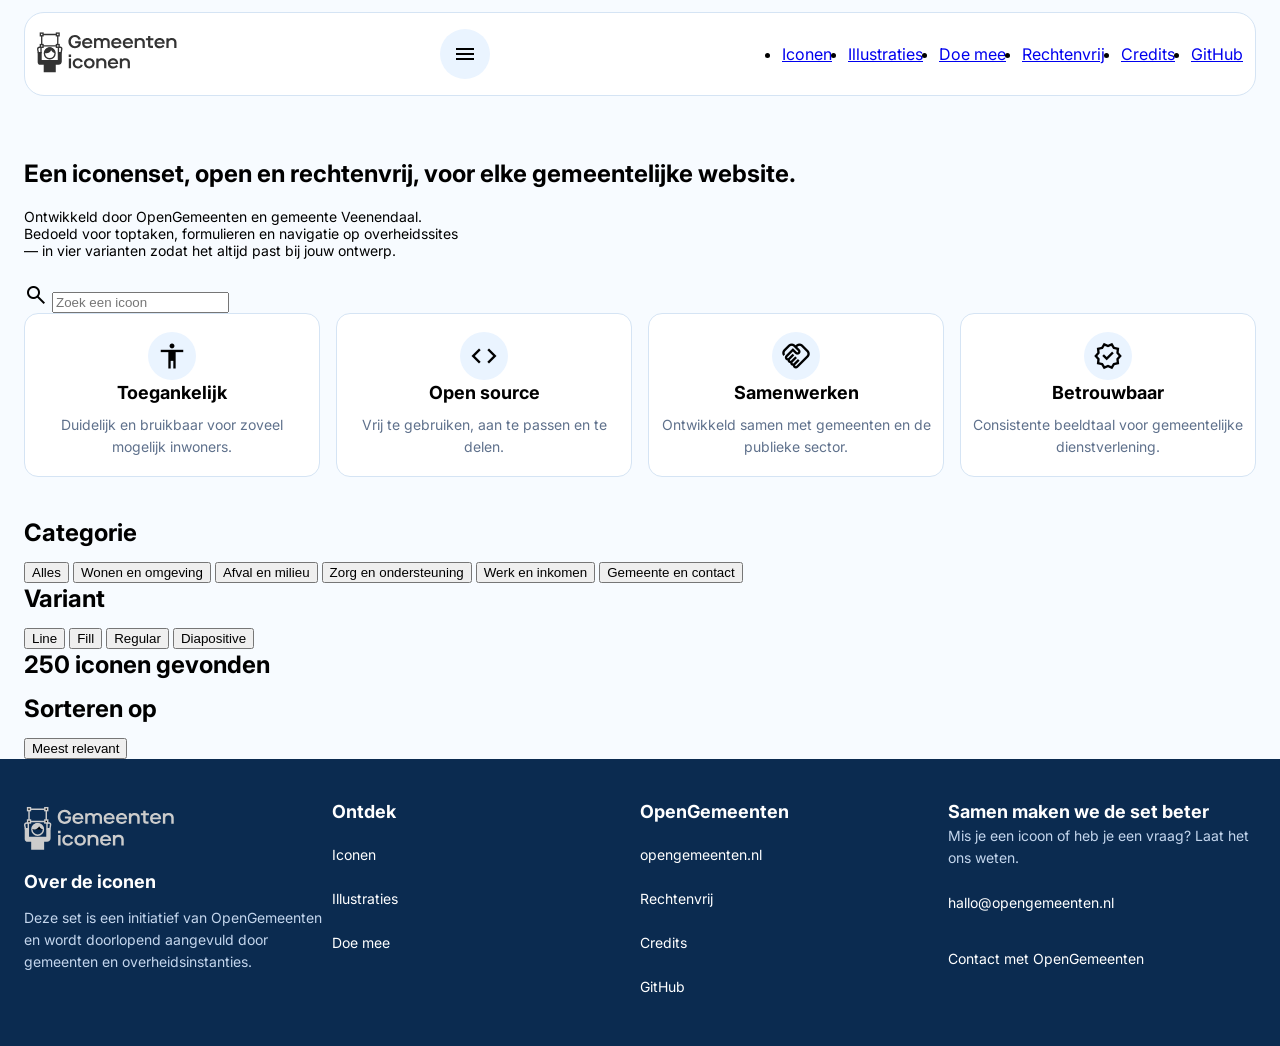
<file: iconen.html>
<!DOCTYPE html>
<html lang="nl">
    <head>
        <meta charset="UTF-8">
        <meta name="viewport" content="width=device-width, initial-scale=1.0">
        <title>Iconen</title>
        
        <!-- Algemene styling (laadt altijd en op elk apparaat) -->
        <link rel="stylesheet" href="styles/style.css">
        
        <!-- Material Symbols: zoekicoon, hamburgermenu, pijltje vooruit, toegankelijkheid, open source, samenwerken en betrouwbaar -->
        <link rel="stylesheet" href="https://fonts.googleapis.com/css2?family=Material+Symbols+Outlined:opsz,wght,FILL,GRAD@24,400,0,0&icon_names=accessibility,arrow_forward,code,handshake,menu,search,verified">
    </head>

    <body>
        <header>
            <a href="index.html"><img  class="logo" src="assets/logo.svg" alt="logo-gemeenteniconen"></a>
            <button class="hamburger-menu"><span class="material-symbols-outlined">menu</span></button>
            <nav class="nav">
                <ul>
                    <li><a href="iconen.html">Iconen</a></li>
                    <li><a href="#Illustraties">Illustraties</a></li>
                    <li><a href="#Doe-mee">Doe mee</a></li>
                    <li><a href="#Rechtenvrij">Rechtenvrij</a></li>
                    <li><a href="#credits">Credits</a></li>
                    <li><a class="github" href="https://github.com/OpenGemeenten/Iconenset/">GitHub</a></li>
                </ul>
            </nav>
        </header>

        <main>
            <section class="hero-banner-icons">
                <h1>Een iconenset, open en rechtenvrij, voor elke gemeentelijke website.</h1>
                <p> Ontwikkeld door OpenGemeenten en gemeente Veenendaal. Bedoeld voor toptaken, formulieren en navigatie op overheidssites — in vier varianten zodat het altijd past bij jouw ontwerp. </p>
                <span class=" search-icon material-symbols-outlined"> search </span>
                <input class="search-input" type="search" placeholder="Zoek een icoon">
                
                <div class="voordeel-kaarten">
                    <div class="voordeel-kaart">
                        <span class="material-symbols-outlined">accessibility</span>
                        <h2>Toegankelijk</h2>
                        <p>Duidelijk en bruikbaar voor zoveel mogelijk inwoners.</p>
                    </div>

                    <div class="voordeel-kaart">
                        <span class="material-symbols-outlined">code</span>
                        <h2>Open source</h2>
                        <p>Vrij te gebruiken, aan te passen en te delen.</p>
                    </div>

                    <div class="voordeel-kaart">
                        <span class="material-symbols-outlined">handshake</span>
                        <h2>Samenwerken</h2>
                        <p>Ontwikkeld samen met gemeenten en de publieke sector.</p>
                    </div>

                    <div class="voordeel-kaart">
                        <span class="material-symbols-outlined">verified</span>
                        <h2>Betrouwbaar</h2>
                        <p>Consistente beeldtaal voor gemeentelijke dienstverlening.</p>
                    </div>
                </div>
            </section>
            
            <section class="iconen-main">
                <div class="filters">
                    <div id="categorie-filters">
                        <h2>Categorie</h2>
                        <button class="Alles" onclick="filterSelection ('Alles')">Alles</button>
                        <button class="Alles" onclick="filterSelection ('Wonen en omgeving')">Wonen en omgeving</button>
                        <button class="Alles" onclick="filterSelection ('Afval en milieu')">Afval en milieu</button>
                        <button class="Alles" onclick="filterSelection ('Zorg en ondersteuning')">Zorg en ondersteuning</button>
                        <button class="Alles" onclick="filterSelection ('Werk en inkomen')">Werk en inkomen</button>
                        <button class="Alles" onclick="filterSelection ('Gemeente en contact')">Gemeente en contact</button>
                    </div>
            
                    <div id="variant-filters">
                        <h2>Variant</h2>
                        <button class="Alles" onclick="filterSelection ('Line')">Line</button>
                        <button class="Alles" onclick="filterSelection ('Fill')">Fill</button>
                        <button class="Alles" onclick="filterSelection ('Regular')">Regular</button>
                        <button class="Alles" onclick="filterSelection ('Diapositive')">Diapositive</button>
                    </div>
                </div>

                <h2> 250 iconen gevonden</h2>
                <h2>Sorteren op</h2>
                <button class="Sorteren-op" onclick="filterSelection ('Meest-relevant')">Meest relevant</button> 
            </section>
        </main>

        <footer>
                <div class="over-iconen">
                <img class="logo-footer" src="assets/logo.svg" alt="logo-footer">
                <h3>Over de iconen</h3>
                    <p>Deze set is een initiatief van OpenGemeenten en wordt doorlopend aangevuld door gemeenten en overheidsinstanties. </p> 
                </div>
                
                <div class="ontdek-blok">
                    <h3>Ontdek</h3> 
                    <ul class="ontdek">
                        <li> <a href="iconen.html">Iconen</a></li>
                        <li><a href="#Illustraties">Illustraties</a></li>
                        <li><a href="#Doe mee">Doe mee</a></li>
                    </ul>
                </div>

                <div class="informatie-blok">
                    <h3>OpenGemeenten</h3>
                    <ul class="informatie">
                        <li><a href="https://www.opengemeenten.nl/">opengemeenten.nl</a></li>
                        <li><a href="#Rechtenvrij">Rechtenvrij</a></li>
                        <li><a href="#credits">Credits</a></li>
                        <li><a class="github" href="https://github.com/OpenGemeenten/Iconenset/">GitHub</a></li>
                    </ul>
                </div>
                    
                <div class="contact-blok">
                    <h3>Samen maken we de set beter</h3>
                    <p class="contact-tekst">Mis je een icoon of heb je een vraag? Laat het ons weten.</p>
                    <p class="mail-link"><a href="mailto:hallo@opengemeenten.nl">hallo@opengemeenten.nl</a></p>
                    <p class="contact-link"><a href="https://www.opengemeenten.nl/contact">Contact met OpenGemeenten</a></p>
                </div>
            </footer>
    </body>
</html>
</file>
<file: styles/style.css>
@import url('https://fonts.googleapis.com/css2?family=Inter:ital,opsz,wght@0,14..32,100..900;1,14..32,100..900&display=swap');

body {
    margin: 0;
    background-color: #F7FBFF;
    font-family: "Inter", sans-serif;
    font-weight: 400;
    letter-spacing: 0;
}

/* H2 sectiekoppen */
h2 {
    font-size: 1.5em;
    font-weight: 700;
    line-height: 32px;
    margin: 0;
    margin-bottom: 12px;
}

img {
    max-width: 100%;
}

p {
    max-width:32em;
}



/************/
/* HET MENU */
/************/
nav {
  position: fixed;
  inset: 0;
  translate: -100%;
  
  @media (prefers-reduced-motion: no-preference) {
    transition-duration: .2s;
  }

  @media (width > 38em) {
    position: static;
    background: none;
    translate: 0;
  }
}

/* als menu open is */
nav.is-open {
  translate: 0;
}

/* als menu dicht is */
nav.is-closed {
  translate: -100%;
}

nav button {
  @media (width > 38em) {
    display: none;
  }
}

nav ul {
  @media (width > 38em) {
    display: flex;
    gap: 1em;
  }
}

nav a {
  @media (width > 38em) {
    border: none;
    flex-direction: column;  
  }

  @media (width > 57em) {
    flex-direction: row;

    img {
      height: 3em;
    }
  }
}

header {
    display: flex;
    justify-content: space-between;
    align-items: center;
    margin: 12px 24px;
    padding: 12px;
    background-color: white;
    border: 1px solid #D5E4F4;
    border-radius: 20px;
}

header > a:last-of-type {
   @media (width > 38em) {
    border: none;
    flex-direction: column; 
  }

  @media (width > 57em) {
    flex-direction: row;
  }
}


.hamburger-menu {
    background-color: #EAF4FF;
    border-radius: 50%;
    border: none;
    width: 50px;
    height: 50px;
    display: flex;
    justify-content: center;
    align-items: center;
}

.logo {
    width: 150px;
    height: auto;
}

main > section {
    padding: 0px 24px;
}


.hero-banner {
    background-color: #EAF4FF;
    padding: 24px 24px 40px 24px;

    h1 {
        font-weight: 700;
        font-size: 32px;
        line-height: 40px;
    }

    p {
        font-size: 16px;
        line-height: 24px;
        color: #455973;
    }

    .hero-knoppen {
        display: flex;
        flex-wrap:wrap;
        gap: 8px;
        font-size: 14px;
        line-height: 20px;

        /* Grotere telefoons */
        @media (width >= 360px) {
            gap: 16px;
        
            a {
            font-size: 14px;
            }
        }
    }

    a {
        font-size: 13px; /* bah */
        font-weight: 600;
        line-height: 48px;
        box-sizing: border-box;
        padding-inline:1em;

        text-decoration: none;
        border-radius: 12px;
        white-space: nowrap;
    }

    .primaire-knop {
        background-color: #1769D4;
        color: white;
    }   

.secundaire-knop {
        background-color: white;
        color: black;
        border: 1px solid #D5E4F4;
    }

    /* Grotere telefoons */
    @media (width >= 360px) {
        .hero-knoppen {
            gap: 16px;
        }

         a {
            font-size: 14px;
        }

    }
}

/* Wat zoek je */
.wat-zoek-je {
    background-color: white;
    padding: 32px 24px 40px 24px;

    p {
        font-size: 14px;
        line-height: 22px;
        color: #5F718C;
        margin: 0;
        margin-bottom: 24px; 
    }

    .keuze-kaarten {
        display: grid;
        grid-template-columns: 1fr;
        gap: 24px;
        
        h3 {
            font-size: 18px;
            font-weight: 700;
            line-height: 26px;
            margin: 0;
        }

        p {
            font-size: 14px;
            line-height: 22px;
            color: #5F718C;
            margin: 0;
        }

        a {
            font-size: 14px;
            font-weight: 600;
            line-height: 20px;
            color: #1769D4;

            display: inline-flex;
            align-items: center;
            gap: 3px;
            text-decoration: none;
        }

        .material-symbols-outlined {
            font-size: 14px;
            line-height: 20px;
        }

        /* Tablet */
        @media (width >= 768px) {
            grid-template-columns: 1fr 1fr;            
        }
    }

    .keuze-kaart {
        border: 1px solid #D5E4F4;
        border-radius: 18px;
        padding: 24px;
        background-color: white;
        display: grid;
        grid-template-columns: 1fr;
        gap: 12px;
        
        img {
            width: auto;
            height: 180px;
            object-fit: cover;
            object-position: center;
        }    
        
        p {
            max-width: none;
        }
        @media (width >= 1024px) {
            img {
                height: 240px;
            }
        }
    }

}

/* Waarom gemeenteniconen */
.waarom-gemeenteiconen {
    background-color: #F7FBFF;
    padding: 32px 24px 40px 24px;

    p {
        font-size: 14px;
        line-height: normal;
        margin: 0;
        margin-bottom: 24px;
    }

    .voordeel-kaarten {
        display: grid;
        grid-template-columns: 1fr 1fr;
        gap: 16px;

        h3 {
            font-size: 16px;
            font-weight: 700;
            line-height: 24px;
            text-align: center;
            margin: 0;
            
            @media (width >= 360px) {
                font-size: 18px;
                line-height: 26px;
            }  
        }

        p {
            font-size: 14px;
            line-height: 22px;
            text-align: center;
            margin: 0;
            margin-top: 8px;
            margin-bottom: 18px;
            color: #5F718C;
            padding-left: 8px;
            padding-right: 8px;
        }

        /* Desktop */
        @media (width >= 1024px) {
            grid-template-columns: 1fr 1fr 1fr 1fr;
        }
    }

    .voordeel-kaart {
        border: 1px solid #D5E4F4;
        border-radius: 14px;
        background-color: white;
        display: flex;
        flex-direction: column;
        align-items: center;
        
        .material-symbols-outlined {
            background-color: #EAF4FF;
            border-radius: 50%;
            border: none;
            width: 48px;
            height: 48px;
            display: flex;
            justify-content: center;
            align-items: center;
            margin: 0;
            margin-top: 18px;
            font-size: 30px;
        }
    }
}

.hero-banner-icons {
    background-color: #F7FBFF;
    padding: 32px 24px 40px 24px;

    p {
        font-size: 14px;
        line-height: normal;
        margin: 0;
        margin-bottom: 24px;
    }

    .voordeel-kaarten {
        display: grid;
        grid-template-columns: 1fr 1fr;
        gap: 16px;

        h2 {
            font-size: 16px;
            font-weight: 700;
            line-height: 24px;
            text-align: center;
            margin: 0;
            
            @media (width >= 360px) {
                font-size: 18px;
                line-height: 26px;
            }  
        }

        p {
            font-size: 14px;
            line-height: 22px;
            text-align: center;
            margin: 0;
            margin-top: 8px;
            margin-bottom: 18px;
            color: #5F718C;
            padding-left: 8px;
            padding-right: 8px;
        }

        /* Desktop */
        @media (width >= 1024px) {
            grid-template-columns: 1fr 1fr 1fr 1fr;
        }
    }

    .voordeel-kaart {
        border: 1px solid #D5E4F4;
        border-radius: 14px;
        background-color: white;
        display: flex;
        flex-direction: column;
        align-items: center;
        
        .material-symbols-outlined {
            background-color: #EAF4FF;
            border-radius: 50%;
            border: none;
            width: 48px;
            height: 48px;
            display: flex;
            justify-content: center;
            align-items: center;
            margin: 0;
            margin-top: 18px;
            font-size: 30px;
        }
    }
}

/* Footer */
footer {
    background-color: #0B2B50;
    font-size: 14px;
    font-weight: 400;
    line-height: 22px;
    padding: 40px 24px 48px 24px;

    h3 {
        font-size: 18px;
        font-weight: 700;
        line-height: 26px;
        color: white;
        margin: 0;
    }

    p {
        font-size: 14px;
        font-weight: 400;
        line-height: 22px;
        color: #C4D6ED;
        margin: 0;
    }

    ul {
        margin: 0;
        padding: 0;
        list-style: none;

        display: grid;
        gap: 22px;
    }

    a {
        text-decoration: none;
        color: white;
    }

    .logo-footer {
        filter: invert(100%);
        width: 161px;
        height: auto;
        display: block;
        margin-bottom: 12px;
    }

    .over-iconen, .ontdek-blok, .informatie-blok {
        margin-bottom: 39px;

        /* Tablet */
        @media (width >= 768px) {
            margin-bottom: 0;  
        }
    }

    .over-iconen h3 {
        margin-bottom: 12px;
    }

    .ontdek-blok h3, .informatie-blok h3 {
        margin-bottom: 19px;
    }

    .contact-tekst {
        margin-bottom: 23px;
    }

    .mail-link {
        margin-bottom: 34px;
    }

    @media (width >= 768px){
        display: grid;
        grid-template-columns: 1fr 1fr;
    }

    @media (width >= 1024px ) {
        display: grid;
        grid-template-columns: 1fr 1fr 1fr 1fr;
    }
}
</file>
